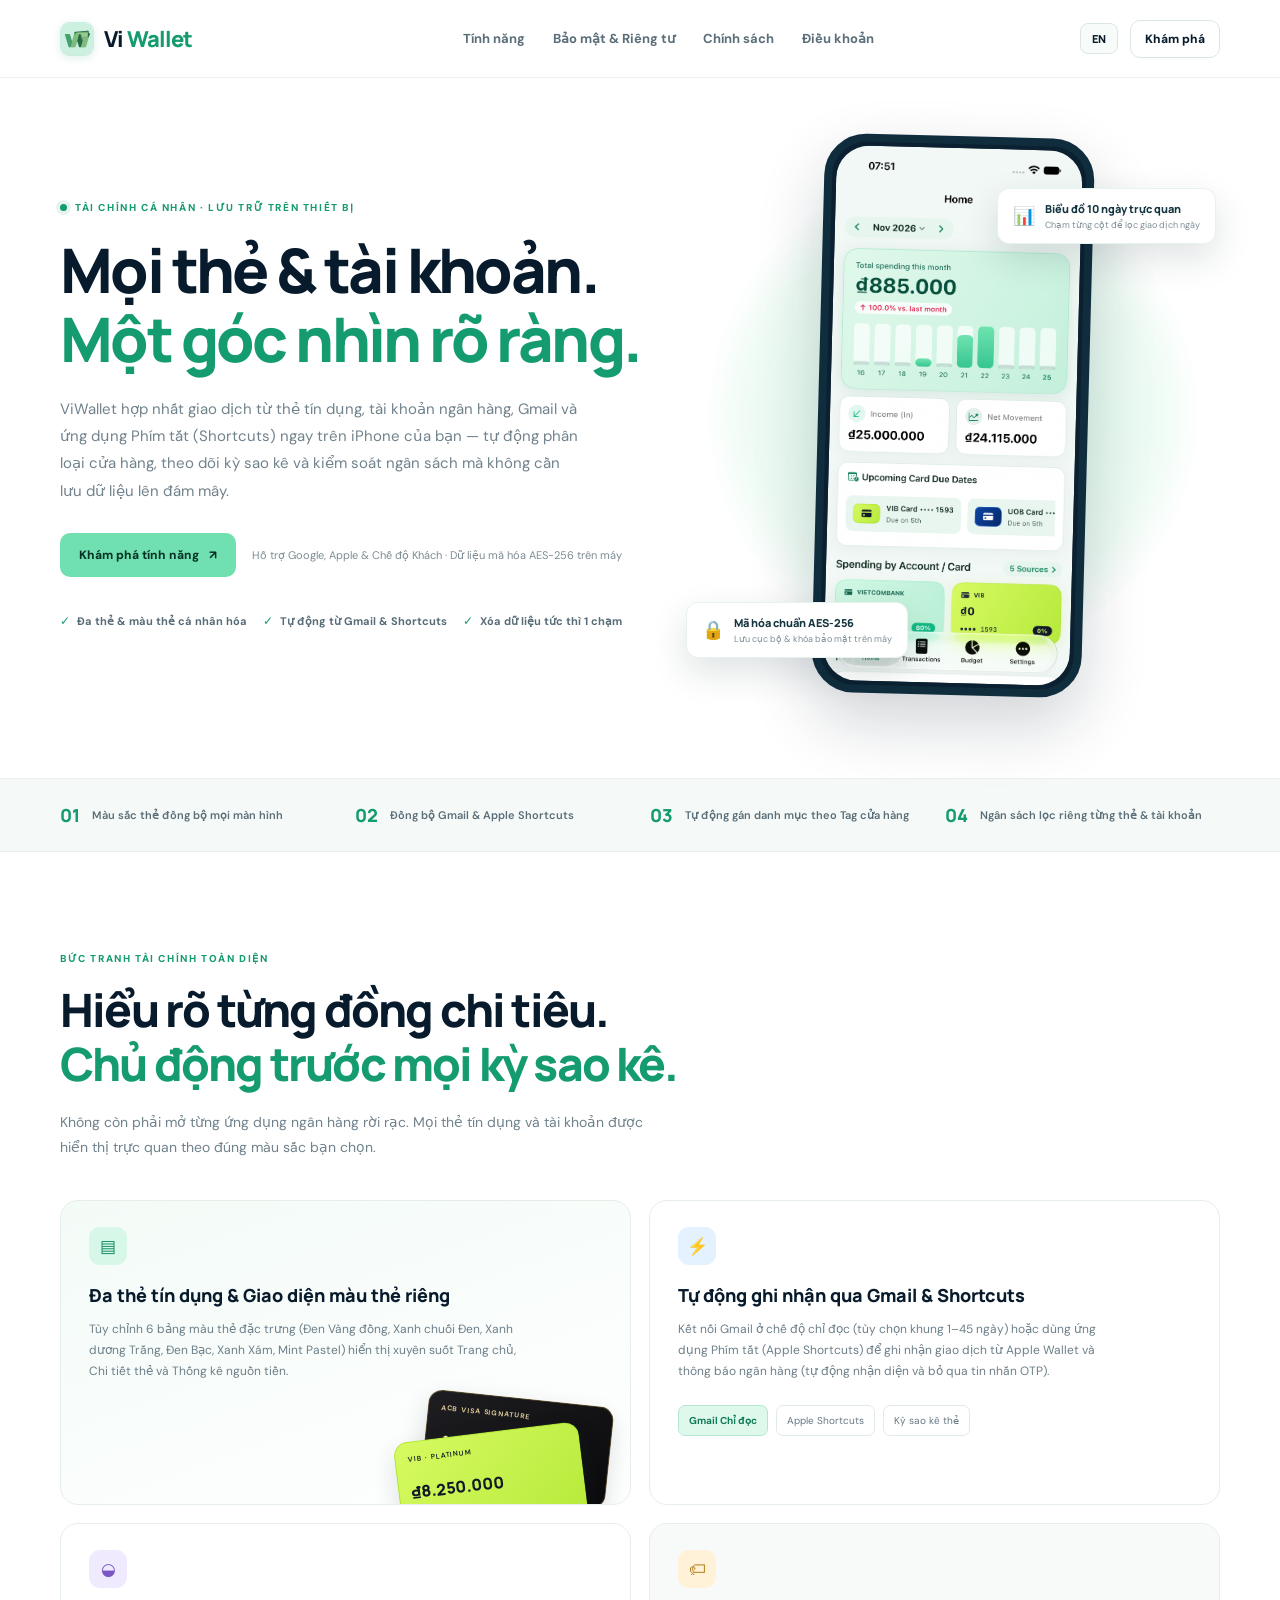
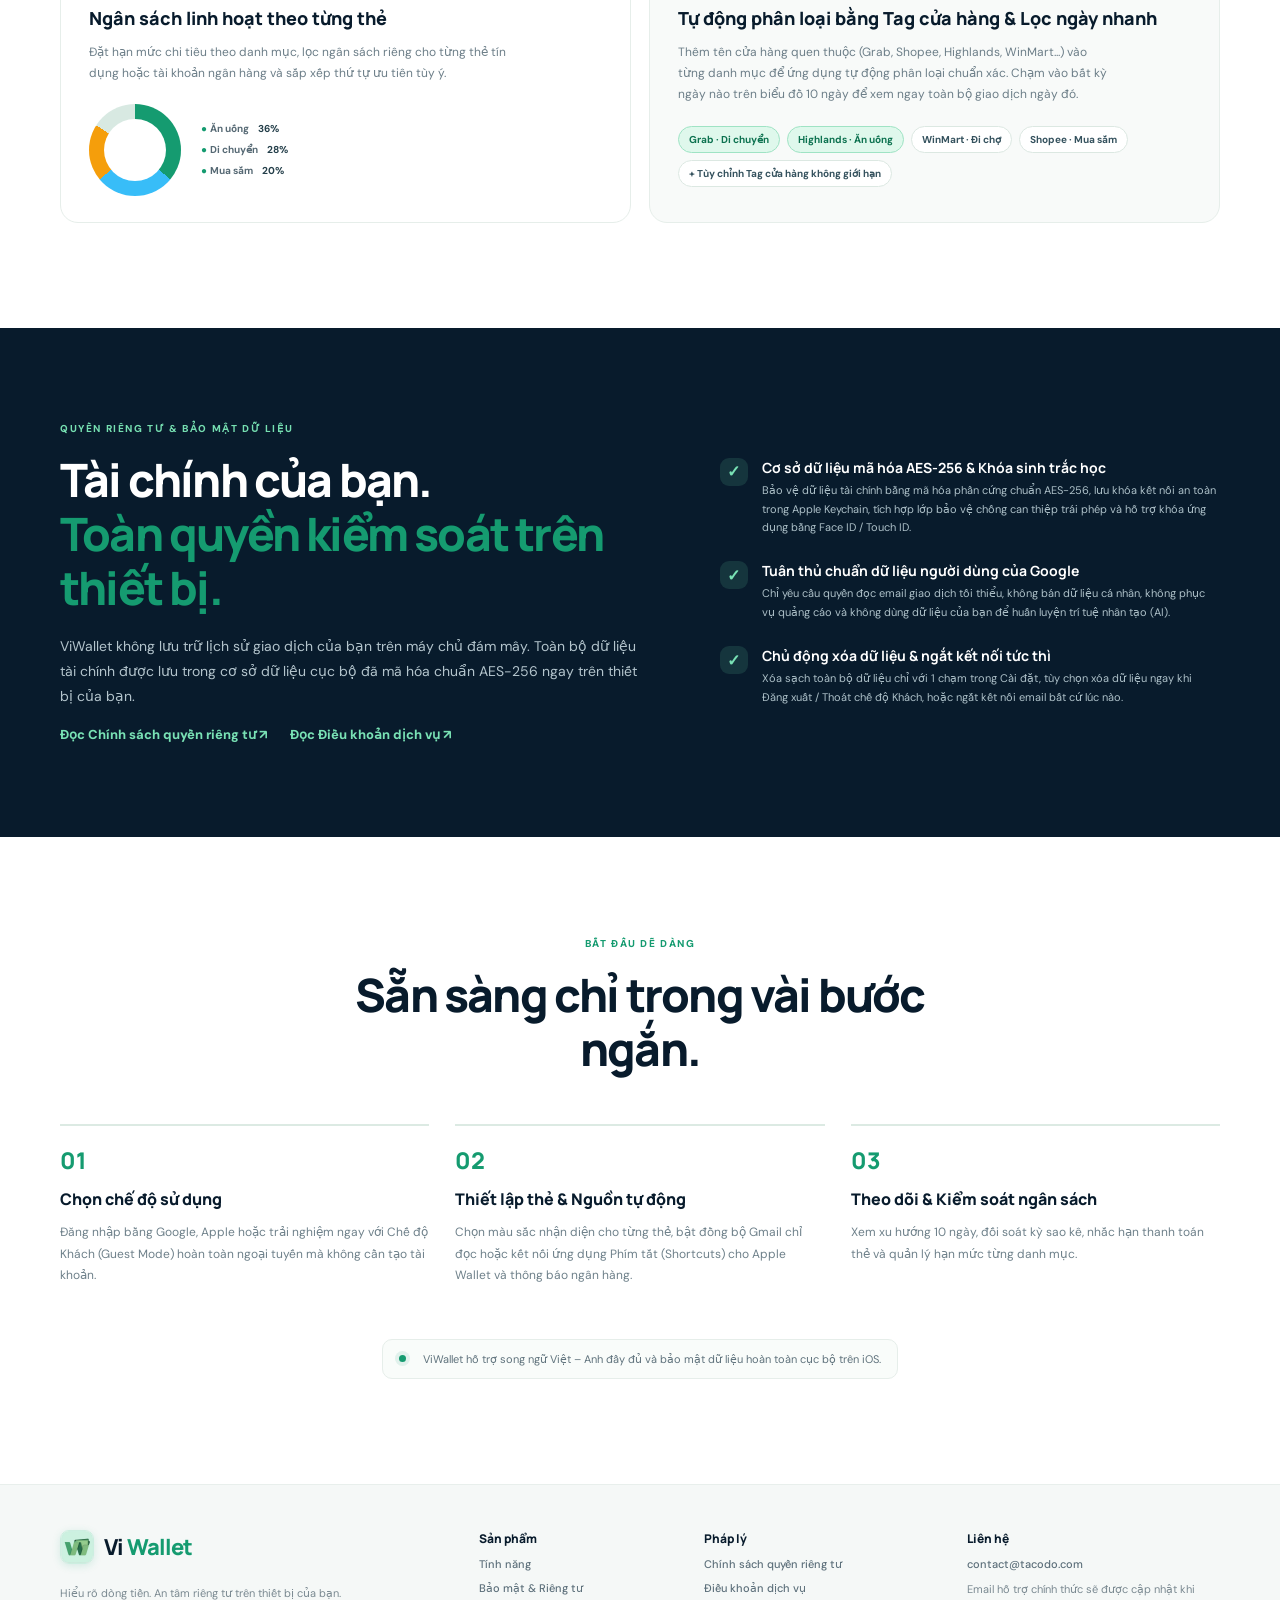
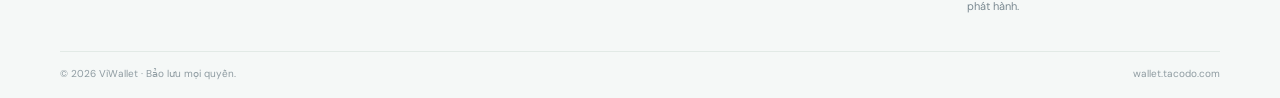
<file: index.html>
<!doctype html>
<html lang="vi">
<head>
  <meta charset="utf-8">
  <meta name="viewport" content="width=device-width,initial-scale=1">
  <meta name="theme-color" content="#081b2c">
  <meta name="description" content="ViWallet hợp nhất giao dịch từ thẻ tín dụng và tài khoản ngân hàng ngay trên thiết bị của bạn. An toàn, riêng tư và rõ ràng.">
  <meta property="og:title" content="ViWallet — Mọi thẻ & tài khoản, một góc nhìn rõ ràng">
  <meta property="og:description" content="Ứng dụng quản lý tài chính cá nhân lưu trữ cục bộ, tự động phân loại chi tiêu từ Gmail và Apple Shortcuts.">
  <meta property="og:image" content="./assets/home.png">
  <title>ViWallet — Quản lý chi tiêu đa thẻ &amp; tài khoản trên thiết bị</title>
  <link rel="icon" type="image/svg+xml" href="./assets/favicon.svg">
  <link rel="icon" type="image/png" href="./assets/logo.png">
  <link rel="apple-touch-icon" href="./assets/logo.png">
  <link rel="preconnect" href="https://fonts.googleapis.com">
  <link href="https://fonts.googleapis.com/css2?family=DM+Sans:wght@400;500;600;700&family=Manrope:wght@500;600;700;800&display=swap" rel="stylesheet">
  <link rel="stylesheet" href="./assets/styles.css">
  <script defer src="./assets/site.js"></script>
</head>
<body data-page="home">
  <header>
    <a class="brand" href="./index.html"><img class="logoimg" src="./assets/logo.png" alt="ViWallet">Vi<span class="green">Wallet</span></a>
    <nav>
      <a href="#features" data-v="nav1">Tính năng</a>
      <a href="#privacy" data-v="nav2">Bảo mật &amp; Riêng tư</a>
      <a href="./privacy.html" data-v="nav3">Chính sách</a>
      <a href="./terms.html" data-v="navTerms">Điều khoản</a>
    </nav>
    <div class="right">
      <button id="lang" type="button" aria-label="Switch language">EN</button>
      <a class="btn small outline" href="#features" data-v="nav4">Khám phá</a>
    </div>
  </header>

  <main>
    <section class="hero wrap">
      <div class="copy">
        <div class="eyebrow"><i></i><span data-v="eyebrow">TÀI CHÍNH CÁ NHÂN · LƯU TRỮ TRÊN THIẾT BỊ</span></div>
        <h1 data-v-html="hero">Mọi thẻ &amp; tài khoản.<br><em>Một góc nhìn rõ ràng.</em></h1>
        <p data-v="lead">ViWallet hợp nhất giao dịch từ thẻ tín dụng, tài khoản ngân hàng, Gmail và ứng dụng Phím tắt (Shortcuts) ngay trên iPhone của bạn — tự động phân loại cửa hàng, theo dõi kỳ sao kê và kiểm soát ngân sách mà không cần lưu dữ liệu lên đám mây.</p>
        <div class="actions">
          <a class="btn primary" href="#features"><span data-v="cta">Khám phá tính năng</span> ↗</a>
          <small data-v="note">Hỗ trợ Google, Apple &amp; Chế độ Khách · Dữ liệu mã hóa AES-256 trên máy</small>
        </div>
        <div class="trust">
          <span>✓ <b data-v="trust1">Đa thẻ &amp; màu thẻ cá nhân hóa</b></span>
          <span>✓ <b data-v="trust2">Tự động từ Gmail &amp; Shortcuts</b></span>
          <span>✓ <b data-v="trust3">Xóa dữ liệu tức thì 1 chạm</b></span>
        </div>
      </div>

      <div class="visual">
        <div class="glow"></div>
        <div class="phone">
          <img class="phoneshot" src="./assets/home.png" alt="ViWallet Home Screen">
        </div>
        <div class="float top">📊 <span><b data-v="floatTop1">Biểu đồ 10 ngày trực quan</b><small data-v="floatTop2">Chạm từng cột để lọc giao dịch ngày</small></span></div>
        <div class="float bottom">🔒 <span><b data-v="float2">Mã hóa chuẩn AES-256</b><small data-v="float3">Lưu cục bộ &amp; khóa bảo mật trên máy</small></span></div>
      </div>
    </section>

    <section class="strip">
      <div><b>01</b><span data-v="strip1">Màu sắc thẻ đồng bộ mọi màn hình</span></div>
      <div><b>02</b><span data-v="strip2">Đồng bộ Gmail &amp; Apple Shortcuts</span></div>
      <div><b>03</b><span data-v="strip3">Tự động gán danh mục theo Tag cửa hàng</span></div>
      <div><b>04</b><span data-v="strip4">Ngân sách lọc riêng từng thẻ &amp; tài khoản</span></div>
    </section>

    <section class="wrap features" id="features">
      <div class="intro">
        <div class="eyebrow" data-v="feye">BỨC TRANH TÀI CHÍNH TOÀN DIỆN</div>
        <h2 data-v-html="ftitle">Hiểu rõ từng đồng chi tiêu.<br><em>Chủ động trước mọi kỳ sao kê.</em></h2>
        <p data-v="flead">Không còn phải mở từng ứng dụng ngân hàng rời rạc. Mọi thẻ tín dụng và tài khoản được hiển thị trực quan theo đúng màu sắc bạn chọn.</p>
      </div>

      <div class="grid">
        <article class="tile big">
          <div class="ico greenbg">▤</div>
          <h3 data-v="f1t">Đa thẻ tín dụng &amp; Giao diện màu thẻ riêng</h3>
          <p data-v="f1p">Tùy chỉnh 6 bảng màu thẻ đặc trưng (Đen Vàng đồng, Xanh chuối Đen, Xanh dương Trắng, Đen Bạc, Xanh Xám, Mint Pastel) hiển thị xuyên suốt Trang chủ, Chi tiết thẻ và Thống kê nguồn tiền.</p>
          <div class="stack">
            <div><small>ACB VISA SIGNATURE</small><b>₫12.600.000</b><small>•••• 0568</small></div>
            <div><small>VIB · PLATINUM</small><b>₫8.250.000</b><small>•••• 1593</small></div>
          </div>
        </article>

        <article class="tile">
          <div class="ico bluebg">⚡</div>
          <h3 data-v="f2t">Tự động ghi nhận qua Gmail &amp; Shortcuts</h3>
          <p data-v="f2p">Kết nối Gmail ở chế độ chỉ đọc (tùy chọn khung 1–45 ngày) hoặc dùng ứng dụng Phím tắt (Apple Shortcuts) để ghi nhận giao dịch từ Apple Wallet và thông báo ngân hàng (tự động nhận diện và bỏ qua tin nhắn OTP).</p>
          <div class="period">
            <b data-v="syncTag1">Gmail Chỉ đọc</b>
            <span data-v="syncTag2">Apple Shortcuts</span>
            <span data-v="syncTag3">Kỳ sao kê thẻ</span>
          </div>
        </article>

        <article class="tile">
          <div class="ico purplebg">◒</div>
          <h3 data-v="f3t">Ngân sách linh hoạt theo từng thẻ</h3>
          <p data-v="f3p">Đặt hạn mức chi tiêu theo danh mục, lọc ngân sách riêng cho từng thẻ tín dụng hoặc tài khoản ngân hàng và sắp xếp thứ tự ưu tiên tùy ý.</p>
          <div class="donutrow">
            <div class="donut"></div>
            <div class="legend">
              <span>● <b data-v="food">Ăn uống</b> <i>36%</i></span>
              <span>● <b data-v="transport">Di chuyển</b> <i>28%</i></span>
              <span>● <b data-v="shopping">Mua sắm</b> <i>20%</i></span>
            </div>
          </div>
        </article>

        <article class="tile wide">
          <div class="ico goldbg">🏷</div>
          <h3 data-v="f4t">Tự động phân loại bằng Tag cửa hàng &amp; Lọc ngày nhanh</h3>
          <p data-v="f4p">Thêm tên cửa hàng quen thuộc (Grab, Shopee, Highlands, WinMart...) vào từng danh mục để ứng dụng tự động phân loại chuẩn xác. Chạm vào bất kỳ ngày nào trên biểu đồ 10 ngày để xem ngay toàn bộ giao dịch ngày đó.</p>
          <div class="tagpills">
            <span class="active" data-v="tag1">Grab · Di chuyển</span>
            <span class="active" data-v="tag2">Highlands · Ăn uống</span>
            <span data-v="tag3">WinMart · Đi chợ</span>
            <span data-v="tag4">Shopee · Mua sắm</span>
            <span data-v="tagHint">+ Tùy chỉnh Tag cửa hàng không giới hạn</span>
          </div>
        </article>
      </div>
    </section>

    <section class="privacy" id="privacy">
      <div class="wrap privacygrid">
        <div>
          <div class="eyebrow light" data-v="peye">QUYỀN RIÊNG TƯ &amp; BẢO MẬT DỮ LIỆU</div>
          <h2 data-v-html="ptitle">Tài chính của bạn.<br><em>Toàn quyền kiểm soát trên thiết bị.</em></h2>
          <p data-v="plead">ViWallet không lưu trữ lịch sử giao dịch của bạn trên máy chủ đám mây. Toàn bộ dữ liệu tài chính được lưu trong cơ sở dữ liệu cục bộ đã mã hóa chuẩn AES-256 ngay trên thiết bị của bạn.</p>
          <div class="privacylinks">
            <a class="textlink" href="./privacy.html" data-v="plink">Đọc Chính sách quyền riêng tư ↗</a>
            <a class="textlink" href="./terms.html" data-v="tlink">Đọc Điều khoản dịch vụ ↗</a>
          </div>
        </div>
        <div class="points">
          <div>
            <i>✓</i>
            <span>
              <b data-v="p1t">Cơ sở dữ liệu mã hóa AES-256 &amp; Khóa sinh trắc học</b>
              <small data-v="p1p">Bảo vệ dữ liệu tài chính bằng mã hóa phần cứng chuẩn AES-256, lưu khóa kết nối an toàn trong Apple Keychain, tích hợp lớp bảo vệ chống can thiệp trái phép và hỗ trợ khóa ứng dụng bằng Face ID / Touch ID.</small>
            </span>
          </div>
          <div>
            <i>✓</i>
            <span>
              <b data-v="p2t">Tuân thủ chuẩn dữ liệu người dùng của Google</b>
              <small data-v="p2p">Chỉ yêu cầu quyền đọc email giao dịch tối thiểu, không bán dữ liệu cá nhân, không phục vụ quảng cáo và không dùng dữ liệu của bạn để huấn luyện trí tuệ nhân tạo (AI).</small>
            </span>
          </div>
          <div>
            <i>✓</i>
            <span>
              <b data-v="p3t">Chủ động xóa dữ liệu &amp; ngắt kết nối tức thì</b>
              <small data-v="p3p">Xóa sạch toàn bộ dữ liệu chỉ với 1 chạm trong Cài đặt, tùy chọn xóa dữ liệu ngay khi Đăng xuất / Thoát chế độ Khách, hoặc ngắt kết nối email bất cứ lúc nào.</small>
            </span>
          </div>
        </div>
      </div>
    </section>

    <section class="wrap how">
      <div class="intro center">
        <div class="eyebrow" data-v="heye">BẮT ĐẦU DỄ DÀNG</div>
        <h2 data-v="htitle">Sẵn sàng chỉ trong vài bước ngắn.</h2>
      </div>
      <div class="steps">
        <div>
          <b>01</b>
          <h3 data-v="s1t">Chọn chế độ sử dụng</h3>
          <p data-v="s1p">Đăng nhập bằng Google, Apple hoặc trải nghiệm ngay với Chế độ Khách (Guest Mode) hoàn toàn ngoại tuyến mà không cần tạo tài khoản.</p>
        </div>
        <div>
          <b>02</b>
          <h3 data-v="s2t">Thiết lập thẻ &amp; Nguồn tự động</h3>
          <p data-v="s2p">Chọn màu sắc nhận diện cho từng thẻ, bật đồng bộ Gmail chỉ đọc hoặc kết nối ứng dụng Phím tắt (Shortcuts) cho Apple Wallet và thông báo ngân hàng.</p>
        </div>
        <div>
          <b>03</b>
          <h3 data-v="s3t">Theo dõi &amp; Kiểm soát ngân sách</h3>
          <p data-v="s3p">Xem xu hướng 10 ngày, đối soát kỳ sao kê, nhắc hạn thanh toán thẻ và quản lý hạn mức từng danh mục.</p>
        </div>
      </div>
      <div class="coming"><i></i><span data-v="coming">ViWallet hỗ trợ song ngữ Việt – Anh đầy đủ và bảo mật dữ liệu hoàn toàn cục bộ trên iOS.</span></div>
    </section>
  </main>

  <footer>
    <div class="wrap foot">
      <div>
        <a class="brand" href="./index.html"><img class="logoimg" src="./assets/logo.png" alt="ViWallet">Vi<span class="green">Wallet</span></a>
        <p data-v="tagline">Hiểu rõ dòng tiền. An tâm riêng tư trên thiết bị của bạn.</p>
      </div>
      <div>
        <b data-v="product">Sản phẩm</b>
        <a href="#features" data-v="nav1">Tính năng</a>
        <a href="#privacy" data-v="nav2">Bảo mật &amp; Riêng tư</a>
      </div>
      <div>
        <b data-v="legal">Pháp lý</b>
        <a href="./privacy.html" data-v="privacy">Chính sách quyền riêng tư</a>
        <a href="./terms.html" data-v="terms">Điều khoản dịch vụ</a>
      </div>
      <div>
        <b data-v="contact">Liên hệ</b>
        <a href="mailto:contact@tacodo.com">contact@tacodo.com</a>
        <small data-v="replace">Email hỗ trợ chính thức sẽ được cập nhật khi phát hành.</small>
      </div>
    </div>
    <div class="wrap footbottom">
      <span>© <span id="year"></span> ViWallet · <span data-v="rights">Bảo lưu mọi quyền.</span></span>
      <span>wallet.tacodo.com</span>
    </div>
  </footer>
</body>
</html>
</file>
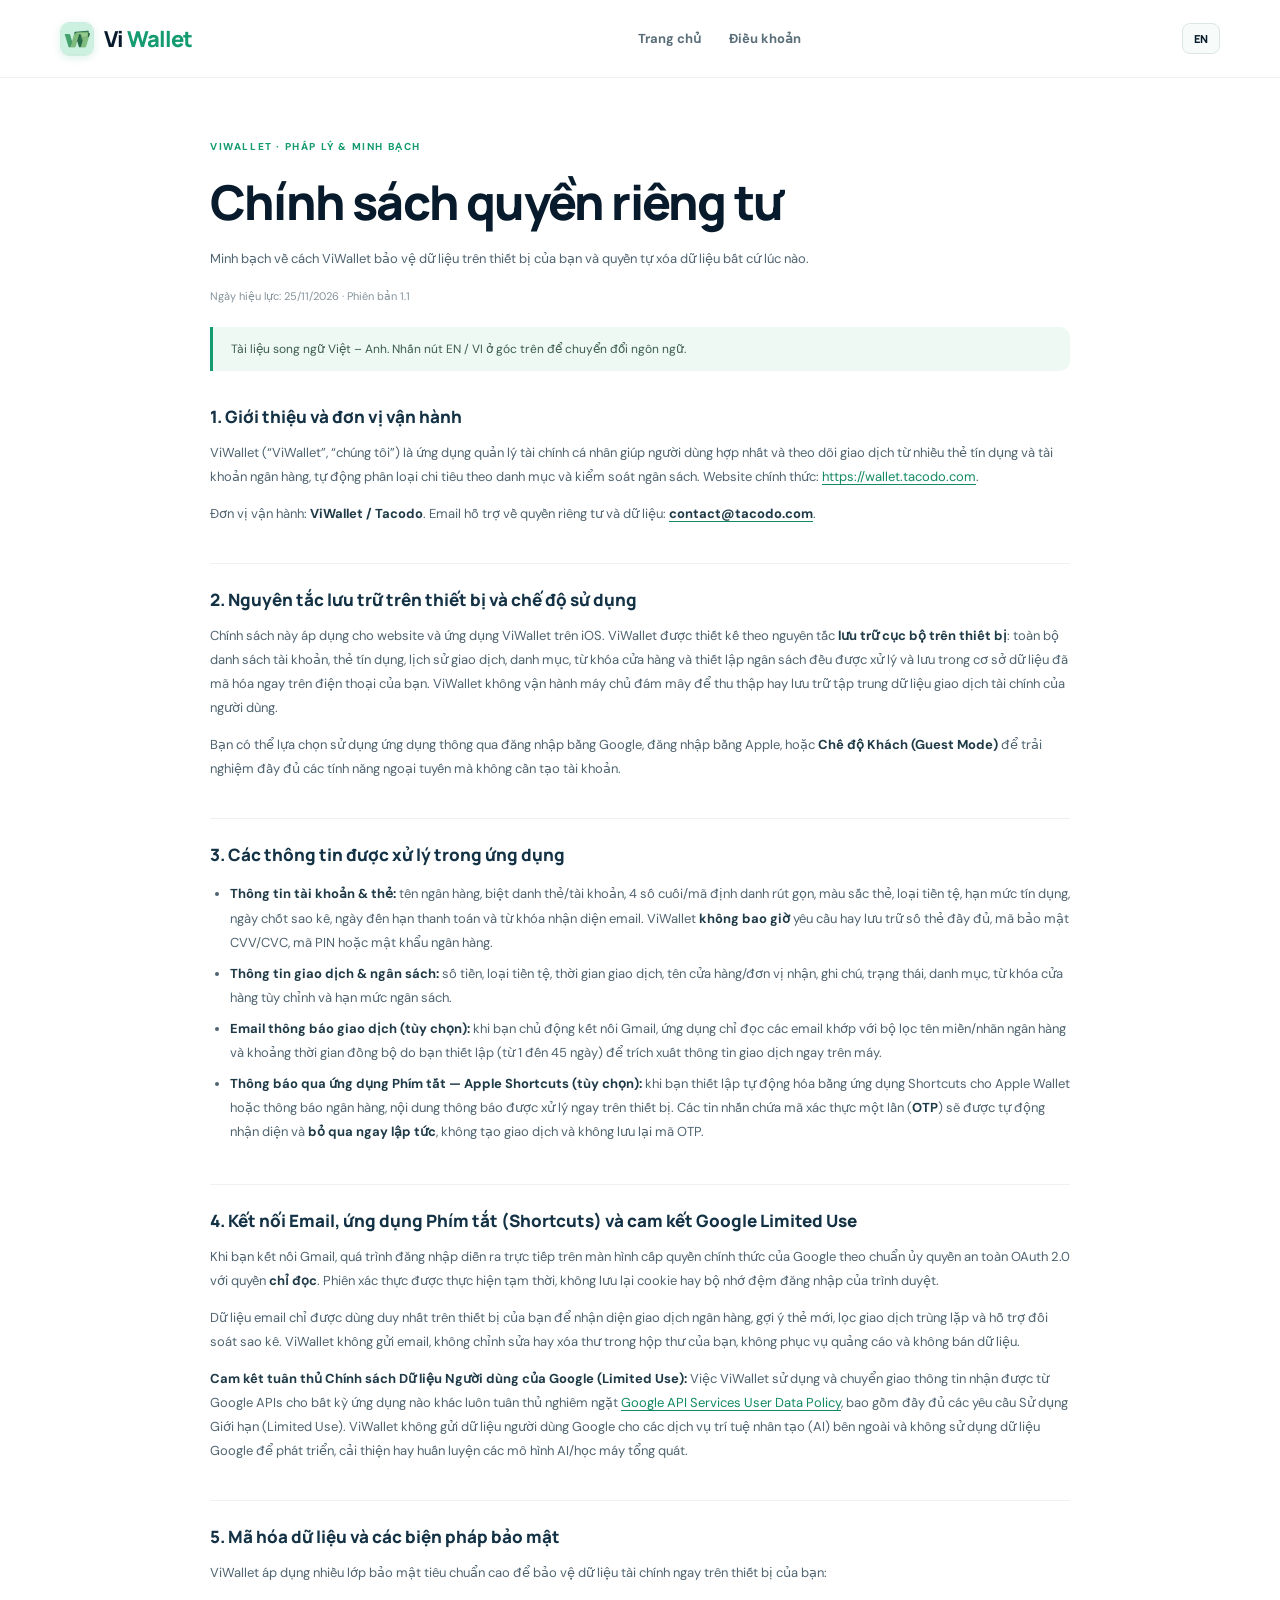
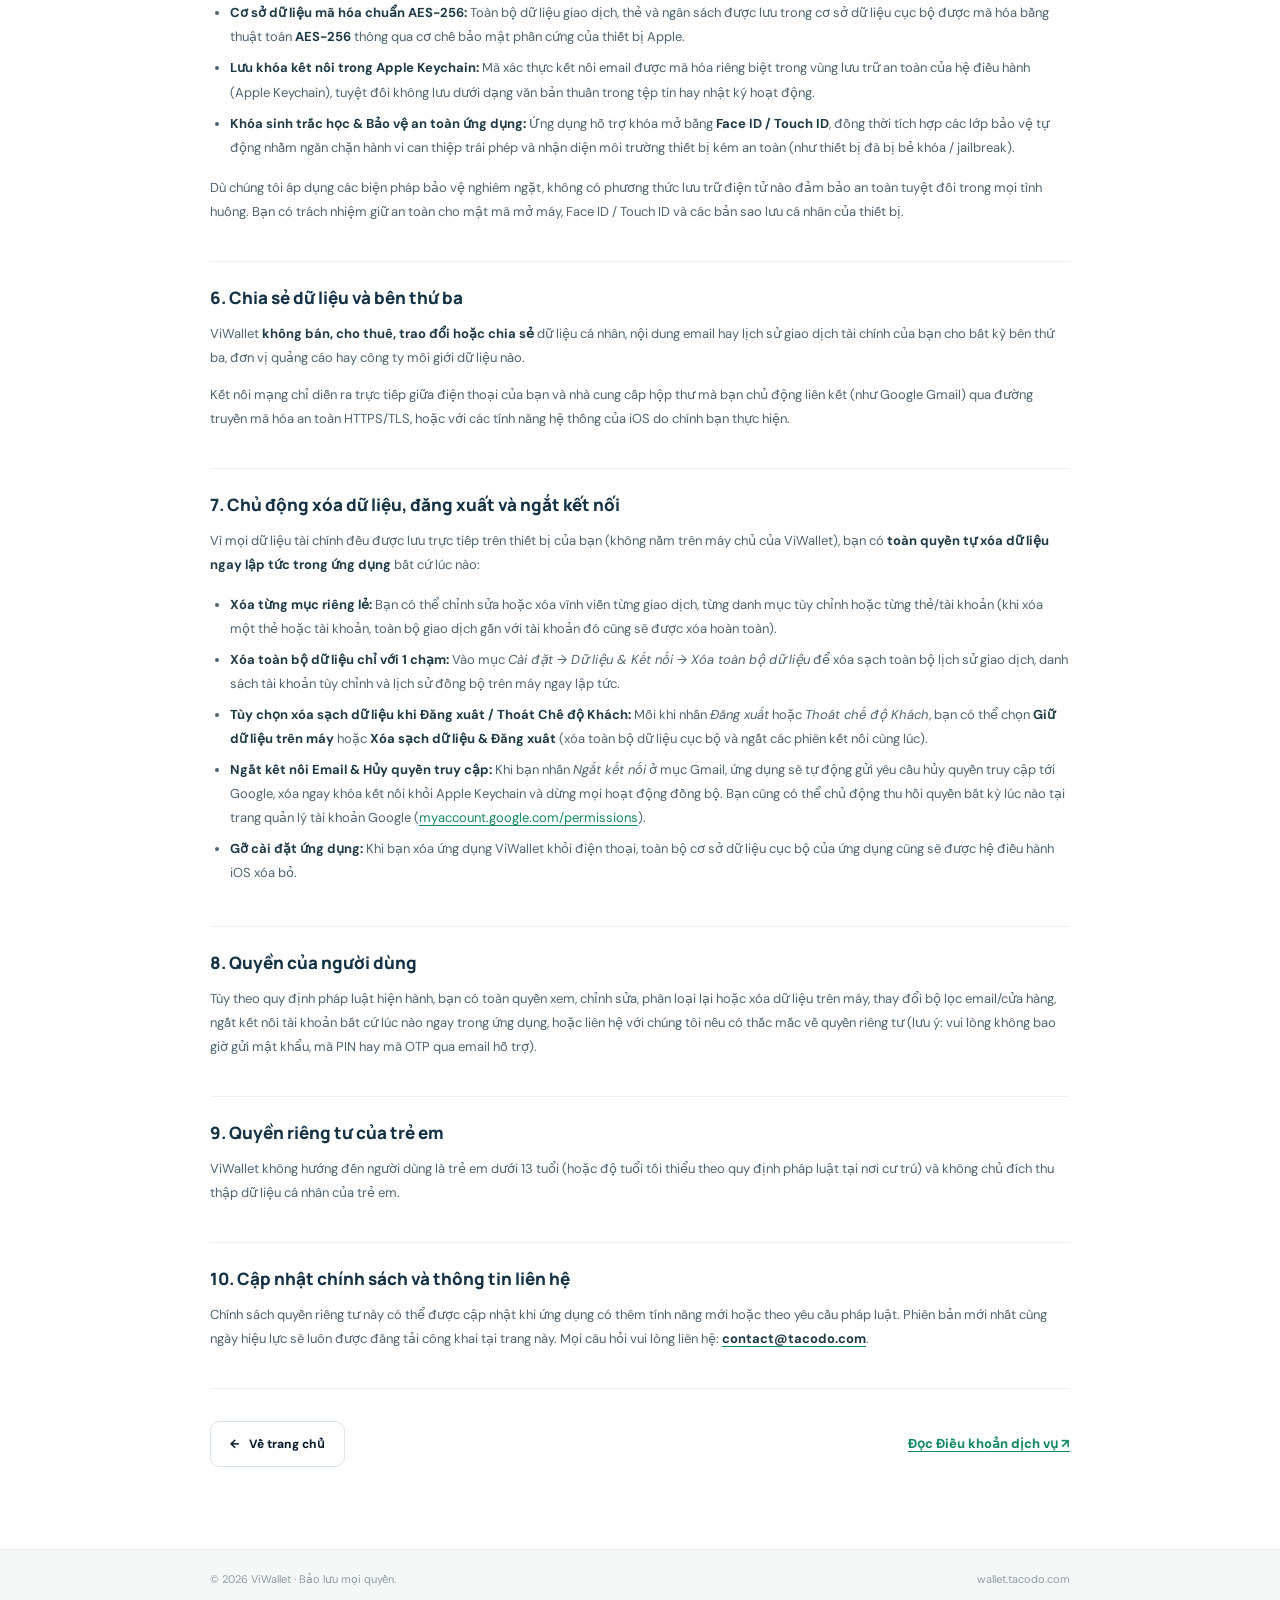
<file: privacy.html>
<!doctype html>
<html lang="vi">
<head>
  <meta charset="utf-8">
  <meta name="viewport" content="width=device-width,initial-scale=1">
  <meta name="theme-color" content="#081b2c">
  <title>Chính sách quyền riêng tư — ViWallet</title>
  <link rel="icon" type="image/svg+xml" href="./assets/favicon.svg">
  <link rel="icon" type="image/png" href="./assets/logo.png">
  <link rel="apple-touch-icon" href="./assets/logo.png">
  <link rel="preconnect" href="https://fonts.googleapis.com">
  <link href="https://fonts.googleapis.com/css2?family=DM+Sans:wght@400;500;600;700&family=Manrope:wght@500;600;700;800&display=swap" rel="stylesheet">
  <link rel="stylesheet" href="./assets/styles.css">
  <script defer src="./assets/site.js"></script>
</head>
<body data-page="privacy">
  <header>
    <a class="brand" href="./index.html"><img class="logoimg" src="./assets/logo.png" alt="ViWallet">Vi<span class="green">Wallet</span></a>
    <nav>
      <a href="./index.html" data-v="navHome">Trang chủ</a>
      <a href="./terms.html" data-v="navTerms">Điều khoản</a>
    </nav>
    <div class="right">
      <button id="lang" type="button" aria-label="Switch language">EN</button>
    </div>
  </header>

  <main class="legal">
    <div class="eyebrow" data-v="legalEyebrow">ViWallet · PHÁP LÝ &amp; MINH BẠCH</div>
    <h1 data-v="privacyTitle">Chính sách quyền riêng tư</h1>
    <p class="sub" data-v="privacySub">Minh bạch về cách ViWallet bảo vệ dữ liệu trên thiết bị của bạn và quyền tự xóa dữ liệu bất cứ lúc nào.</p>
    <div class="meta"><span data-v="effective">Ngày hiệu lực: 25/11/2026</span> · <span data-v="version">Phiên bản 1.1</span></div>
    <div class="notice"><span data-v="bilingual">Tài liệu song ngữ Việt – Anh. Nhấn nút EN / VI ở góc trên để chuyển đổi ngôn ngữ.</span></div>

    <article>
      <section>
        <h2>1. <span data-v="pr1">Giới thiệu và đơn vị vận hành</span></h2>
        <div class="vi">
          <p>ViWallet (“ViWallet”, “chúng tôi”) là ứng dụng quản lý tài chính cá nhân giúp người dùng hợp nhất và theo dõi giao dịch từ nhiều thẻ tín dụng và tài khoản ngân hàng, tự động phân loại chi tiêu theo danh mục và kiểm soát ngân sách. Website chính thức: <a href="https://wallet.tacodo.com">https://wallet.tacodo.com</a>.</p>
          <p>Đơn vị vận hành: <strong>ViWallet / Tacodo</strong>. Email hỗ trợ về quyền riêng tư và dữ liệu: <a href="mailto:contact@tacodo.com"><strong>contact@tacodo.com</strong></a>.</p>
        </div>
        <div class="en" hidden>
          <p>ViWallet (“ViWallet”, “we”, “us”) is a personal finance application that helps users consolidate and track transactions across multiple credit cards and bank accounts, automatically categorize spending, and manage budgets. Official website: <a href="https://wallet.tacodo.com">https://wallet.tacodo.com</a>.</p>
          <p>Operator: <strong>ViWallet / Tacodo</strong>. Privacy and support contact email: <a href="mailto:contact@tacodo.com"><strong>contact@tacodo.com</strong></a>.</p>
        </div>
      </section>

      <section>
        <h2>2. <span data-v="pr2">Nguyên tắc lưu trữ trên thiết bị và chế độ sử dụng</span></h2>
        <div class="vi">
          <p>Chính sách này áp dụng cho website và ứng dụng ViWallet trên iOS. ViWallet được thiết kế theo nguyên tắc <strong>lưu trữ cục bộ trên thiết bị</strong>: toàn bộ danh sách tài khoản, thẻ tín dụng, lịch sử giao dịch, danh mục, từ khóa cửa hàng và thiết lập ngân sách đều được xử lý và lưu trong cơ sở dữ liệu đã mã hóa ngay trên điện thoại của bạn. ViWallet không vận hành máy chủ đám mây để thu thập hay lưu trữ tập trung dữ liệu giao dịch tài chính của người dùng.</p>
          <p>Bạn có thể lựa chọn sử dụng ứng dụng thông qua đăng nhập bằng Google, đăng nhập bằng Apple, hoặc <strong>Chế độ Khách (Guest Mode)</strong> để trải nghiệm đầy đủ các tính năng ngoại tuyến mà không cần tạo tài khoản.</p>
        </div>
        <div class="en" hidden>
          <p>This Policy applies to the ViWallet website and iOS application. ViWallet is designed around <strong>on-device local storage</strong>: all financial accounts, credit cards, transaction history, categories, store tags, and budget settings are processed and stored in an encrypted database directly on your phone. ViWallet does not operate cloud servers to collect or centrally store your financial transactions.</p>
          <p>You can choose to use the app by signing in with Google, signing in with Apple, or using <strong>Guest Mode</strong> for full offline functionality without creating any account.</p>
        </div>
      </section>

      <section>
        <h2>3. <span data-v="pr3">Các thông tin được xử lý trong ứng dụng</span></h2>
        <div class="vi">
          <ul>
            <li><b>Thông tin tài khoản &amp; thẻ:</b> tên ngân hàng, biệt danh thẻ/tài khoản, 4 số cuối/mã định danh rút gọn, màu sắc thẻ, loại tiền tệ, hạn mức tín dụng, ngày chốt sao kê, ngày đến hạn thanh toán và từ khóa nhận diện email. ViWallet <strong>không bao giờ</strong> yêu cầu hay lưu trữ số thẻ đầy đủ, mã bảo mật CVV/CVC, mã PIN hoặc mật khẩu ngân hàng.</li>
            <li><b>Thông tin giao dịch &amp; ngân sách:</b> số tiền, loại tiền tệ, thời gian giao dịch, tên cửa hàng/đơn vị nhận, ghi chú, trạng thái, danh mục, từ khóa cửa hàng tùy chỉnh và hạn mức ngân sách.</li>
            <li><b>Email thông báo giao dịch (tùy chọn):</b> khi bạn chủ động kết nối Gmail, ứng dụng chỉ đọc các email khớp với bộ lọc tên miền/nhãn ngân hàng và khoảng thời gian đồng bộ do bạn thiết lập (từ 1 đến 45 ngày) để trích xuất thông tin giao dịch ngay trên máy.</li>
            <li><b>Thông báo qua ứng dụng Phím tắt — Apple Shortcuts (tùy chọn):</b> khi bạn thiết lập tự động hóa bằng ứng dụng Shortcuts cho Apple Wallet hoặc thông báo ngân hàng, nội dung thông báo được xử lý ngay trên thiết bị. Các tin nhắn chứa mã xác thực một lần (<strong>OTP</strong>) sẽ được tự động nhận diện và <strong>bỏ qua ngay lập tức</strong>, không tạo giao dịch và không lưu lại mã OTP.</li>
          </ul>
        </div>
        <div class="en" hidden>
          <ul>
            <li><b>Account &amp; card details:</b> bank name, card/account nickname, masked last 4 digits, card color theme, currency, credit limit, statement closing/due dates, and email matching keywords. ViWallet <strong>never</strong> asks for or stores full card numbers, CVV/CVC codes, PINs, or banking passwords.</li>
            <li><b>Transaction &amp; budget details:</b> amount, currency, date and time, merchant/payee name, notes, status, category, custom store tags, and budget limits.</li>
            <li><b>Transaction notification emails (optional):</b> when you connect Gmail, the app reads only emails matching your configured bank sender/label filters and lookback window (1 to 45 days) to extract transaction details locally on your device.</li>
            <li><b>Apple Shortcuts notifications (optional):</b> when you set up automations in the Apple Shortcuts app for Apple Wallet or bank notifications, message text is processed directly on your device. Messages containing one-time passwords (<strong>OTP</strong>) are automatically detected and <strong>discarded immediately</strong> without creating transactions or storing OTP codes.</li>
          </ul>
        </div>
      </section>

      <section>
        <h2>4. <span data-v="pr4">Kết nối Email, ứng dụng Phím tắt (Shortcuts) và cam kết Google Limited Use</span></h2>
        <div class="vi">
          <p>Khi bạn kết nối Gmail, quá trình đăng nhập diễn ra trực tiếp trên màn hình cấp quyền chính thức của Google theo chuẩn ủy quyền an toàn OAuth 2.0 với quyền <strong>chỉ đọc</strong>. Phiên xác thực được thực hiện tạm thời, không lưu lại cookie hay bộ nhớ đệm đăng nhập của trình duyệt.</p>
          <p>Dữ liệu email chỉ được dùng duy nhất trên thiết bị của bạn để nhận diện giao dịch ngân hàng, gợi ý thẻ mới, lọc giao dịch trùng lặp và hỗ trợ đối soát sao kê. ViWallet không gửi email, không chỉnh sửa hay xóa thư trong hộp thư của bạn, không phục vụ quảng cáo và không bán dữ liệu.</p>
          <p><b>Cam kết tuân thủ Chính sách Dữ liệu Người dùng của Google (Limited Use):</b> Việc ViWallet sử dụng và chuyển giao thông tin nhận được từ Google APIs cho bất kỳ ứng dụng nào khác luôn tuân thủ nghiêm ngặt <a href="https://developers.google.com/terms/api-services-user-data-policy" target="_blank" rel="noopener">Google API Services User Data Policy</a>, bao gồm đầy đủ các yêu cầu Sử dụng Giới hạn (Limited Use). ViWallet không gửi dữ liệu người dùng Google cho các dịch vụ trí tuệ nhân tạo (AI) bên ngoài và không sử dụng dữ liệu Google để phát triển, cải thiện hay huấn luyện các mô hình AI/học máy tổng quát.</p>
        </div>
        <div class="en" hidden>
          <p>When you connect Gmail, sign-in takes place directly on Google's official consent screen using secure OAuth 2.0 <strong>read-only</strong> authorization. Sign-in sessions are temporary and do not retain browser login cookies or caches.</p>
          <p>Authorized email data is used strictly on your device to identify bank transactions, suggest newly detected cards, prevent duplicates, and reconcile statements. ViWallet never sends emails, edits or deletes your mailbox messages, serves advertisements, or sells data.</p>
          <p><b>Google API Services User Data Policy — Limited Use:</b> ViWallet's use and transfer to any other app of information received from Google APIs strictly adheres to the <a href="https://developers.google.com/terms/api-services-user-data-policy" target="_blank" rel="noopener">Google API Services User Data Policy</a>, including the Limited Use requirements. ViWallet does not send Google user data to external artificial intelligence (AI) services and does not use Google data to develop, improve, or train generalized AI or machine-learning models.</p>
        </div>
      </section>

      <section>
        <h2>5. <span data-v="pr5">Mã hóa dữ liệu và các biện pháp bảo mật</span></h2>
        <div class="vi">
          <p>ViWallet áp dụng nhiều lớp bảo mật tiêu chuẩn cao để bảo vệ dữ liệu tài chính ngay trên thiết bị của bạn:</p>
          <ul>
            <li><b>Cơ sở dữ liệu mã hóa chuẩn AES-256:</b> Toàn bộ dữ liệu giao dịch, thẻ và ngân sách được lưu trong cơ sở dữ liệu cục bộ được mã hóa bằng thuật toán <strong>AES-256</strong> thông qua cơ chế bảo mật phần cứng của thiết bị Apple.</li>
            <li><b>Lưu khóa kết nối trong Apple Keychain:</b> Mã xác thực kết nối email được mã hóa riêng biệt trong vùng lưu trữ an toàn của hệ điều hành (Apple Keychain), tuyệt đối không lưu dưới dạng văn bản thuần trong tệp tin hay nhật ký hoạt động.</li>
            <li><b>Khóa sinh trắc học &amp; Bảo vệ an toàn ứng dụng:</b> Ứng dụng hỗ trợ khóa mở bằng <strong>Face ID / Touch ID</strong>, đồng thời tích hợp các lớp bảo vệ tự động nhằm ngăn chặn hành vi can thiệp trái phép và nhận diện môi trường thiết bị kém an toàn (như thiết bị đã bị bẻ khóa / jailbreak).</li>
          </ul>
          <p>Dù chúng tôi áp dụng các biện pháp bảo vệ nghiêm ngặt, không có phương thức lưu trữ điện tử nào đảm bảo an toàn tuyệt đối trong mọi tình huống. Bạn có trách nhiệm giữ an toàn cho mật mã mở máy, Face ID / Touch ID và các bản sao lưu cá nhân của thiết bị.</p>
        </div>
        <div class="en" hidden>
          <p>ViWallet applies multiple layers of security to protect your financial records on your device:</p>
          <ul>
            <li><b>AES-256 Encrypted Local Database:</b> All transactions, cards, and budgets are stored inside an on-device database protected by hardware-backed <strong>AES-256</strong> encryption on Apple devices.</li>
            <li><b>Secure Apple Keychain Storage:</b> Email connection tokens are encrypted separately inside the operating system's secure credential vault (Apple Keychain) and are never stored in plain text or activity logs.</li>
            <li><b>Biometric Lock &amp; Application Safeguards:</b> The app supports <strong>Face ID / Touch ID</strong> app lock alongside built-in safeguards designed to prevent unauthorized tampering and detect compromised (jailbroken) device environments.</li>
          </ul>
          <p>While we implement strong on-device safeguards, no electronic storage method is completely immune to risk. You are responsible for protecting your device passcode, biometric settings, and personal device backups.</p>
        </div>
      </section>

      <section>
        <h2>6. <span data-v="pr6">Chia sẻ dữ liệu và bên thứ ba</span></h2>
        <div class="vi">
          <p>ViWallet <strong>không bán, cho thuê, trao đổi hoặc chia sẻ</strong> dữ liệu cá nhân, nội dung email hay lịch sử giao dịch tài chính của bạn cho bất kỳ bên thứ ba, đơn vị quảng cáo hay công ty môi giới dữ liệu nào.</p>
          <p>Kết nối mạng chỉ diễn ra trực tiếp giữa điện thoại của bạn và nhà cung cấp hộp thư mà bạn chủ động liên kết (như Google Gmail) qua đường truyền mã hóa an toàn HTTPS/TLS, hoặc với các tính năng hệ thống của iOS do chính bạn thực hiện.</p>
        </div>
        <div class="en" hidden>
          <p>ViWallet <strong>does not sell, rent, trade, or share</strong> your personal information, email content, or financial transaction history with any third parties, advertisers, or data brokers.</p>
          <p>Network connections take place directly between your phone and the email provider you explicitly link (such as Google Gmail) over encrypted HTTPS/TLS connections, or with iOS system features initiated by you.</p>
        </div>
      </section>

      <section>
        <h2>7. <span data-v="pr7">Chủ động xóa dữ liệu, đăng xuất và ngắt kết nối</span></h2>
        <div class="vi">
          <p>Vì mọi dữ liệu tài chính đều được lưu trực tiếp trên thiết bị của bạn (không nằm trên máy chủ của ViWallet), bạn có <strong>toàn quyền tự xóa dữ liệu ngay lập tức trong ứng dụng</strong> bất cứ lúc nào:</p>
          <ul>
            <li><b>Xóa từng mục riêng lẻ:</b> Bạn có thể chỉnh sửa hoặc xóa vĩnh viễn từng giao dịch, từng danh mục tùy chỉnh hoặc từng thẻ/tài khoản (khi xóa một thẻ hoặc tài khoản, toàn bộ giao dịch gắn với tài khoản đó cũng sẽ được xóa hoàn toàn).</li>
            <li><b>Xóa toàn bộ dữ liệu chỉ với 1 chạm:</b> Vào mục <em>Cài đặt → Dữ liệu &amp; Kết nối → Xóa toàn bộ dữ liệu</em> để xóa sạch toàn bộ lịch sử giao dịch, danh sách tài khoản tùy chỉnh và lịch sử đồng bộ trên máy ngay lập tức.</li>
            <li><b>Tùy chọn xóa sạch dữ liệu khi Đăng xuất / Thoát Chế độ Khách:</b> Mỗi khi nhấn <em>Đăng xuất</em> hoặc <em>Thoát chế độ Khách</em>, bạn có thể chọn <strong>Giữ dữ liệu trên máy</strong> hoặc <strong>Xóa sạch dữ liệu &amp; Đăng xuất</strong> (xóa toàn bộ dữ liệu cục bộ và ngắt các phiên kết nối cùng lúc).</li>
            <li><b>Ngắt kết nối Email &amp; Hủy quyền truy cập:</b> Khi bạn nhấn <em>Ngắt kết nối</em> ở mục Gmail, ứng dụng sẽ tự động gửi yêu cầu hủy quyền truy cập tới Google, xóa ngay khóa kết nối khỏi Apple Keychain và dừng mọi hoạt động đồng bộ. Bạn cũng có thể chủ động thu hồi quyền bất kỳ lúc nào tại trang quản lý tài khoản Google (<a href="https://myaccount.google.com/permissions" target="_blank" rel="noopener">myaccount.google.com/permissions</a>).</li>
            <li><b>Gỡ cài đặt ứng dụng:</b> Khi bạn xóa ứng dụng ViWallet khỏi điện thoại, toàn bộ cơ sở dữ liệu cục bộ của ứng dụng cũng sẽ được hệ điều hành iOS xóa bỏ.</li>
          </ul>
        </div>
        <div class="en" hidden>
          <p>Because all financial data lives directly on your device (never on ViWallet servers), you have <strong>full, immediate self-service control to delete your data inside the app</strong> at any time:</p>
          <ul>
            <li><b>Delete individual items:</b> Edit or permanently delete any single transaction, custom category, or card/account (deleting an account also removes all transactions linked to that account).</li>
            <li><b>One-tap Clear All Data:</b> Go to <em>Settings → Data &amp; Connection → Clear All Data</em> to permanently erase all local transactions, custom accounts, and sync history right away.</li>
            <li><b>Wipe Data when Signing Out or Leaving Guest Mode:</b> Whenever you tap <em>Sign Out</em> or <em>Exit Guest Mode</em>, you can choose either <strong>Keep Local Data</strong> or <strong>Wipe All Data &amp; Sign Out</strong> (which erases all local records and disconnects active accounts at the same time).</li>
            <li><b>Disconnect Email &amp; Revoke Access:</b> Tapping <em>Disconnect</em> under Gmail automatically revokes access with Google, removes stored credentials from Apple Keychain immediately, and stops future syncing. You can also revoke access anytime from your Google Account permissions page (<a href="https://myaccount.google.com/permissions" target="_blank" rel="noopener">myaccount.google.com/permissions</a>).</li>
            <li><b>Uninstall the app:</b> Deleting the ViWallet app from your iPhone removes its local encrypted database in accordance with standard iOS behavior.</li>
          </ul>
        </div>
      </section>

      <section>
        <h2>8. <span data-v="pr8">Quyền của người dùng</span></h2>
        <div class="vi">
          <p>Tùy theo quy định pháp luật hiện hành, bạn có toàn quyền xem, chỉnh sửa, phân loại lại hoặc xóa dữ liệu trên máy, thay đổi bộ lọc email/cửa hàng, ngắt kết nối tài khoản bất cứ lúc nào ngay trong ứng dụng, hoặc liên hệ với chúng tôi nếu có thắc mắc về quyền riêng tư (lưu ý: vui lòng không bao giờ gửi mật khẩu, mã PIN hay mã OTP qua email hỗ trợ).</p>
        </div>
        <div class="en" hidden>
          <p>Subject to applicable law, you have full control to view, edit, recategorize, or erase your on-device data, adjust email and store matching filters, disconnect linked accounts at any time in the app, or reach out to us with privacy questions (please never send passwords, PINs, or OTP codes in support emails).</p>
        </div>
      </section>

      <section>
        <h2>9. <span data-v="pr9">Quyền riêng tư của trẻ em</span></h2>
        <div class="vi">
          <p>ViWallet không hướng đến người dùng là trẻ em dưới 13 tuổi (hoặc độ tuổi tối thiểu theo quy định pháp luật tại nơi cư trú) và không chủ đích thu thập dữ liệu cá nhân của trẻ em.</p>
        </div>
        <div class="en" hidden>
          <p>ViWallet is not intended for children under 13 (or the minimum age required by local law) and does not knowingly collect personal information from children.</p>
        </div>
      </section>

      <section>
        <h2>10. <span data-v="pr10">Cập nhật chính sách và thông tin liên hệ</span></h2>
        <div class="vi">
          <p>Chính sách quyền riêng tư này có thể được cập nhật khi ứng dụng có thêm tính năng mới hoặc theo yêu cầu pháp luật. Phiên bản mới nhất cùng ngày hiệu lực sẽ luôn được đăng tải công khai tại trang này. Mọi câu hỏi vui lòng liên hệ: <a href="mailto:contact@tacodo.com"><b>contact@tacodo.com</b></a>.</p>
        </div>
        <div class="en" hidden>
          <p>This Privacy Policy may be updated when new features are introduced or legal requirements change. The latest version and effective date will always be published on this page. For questions, please contact: <a href="mailto:contact@tacodo.com"><b>contact@tacodo.com</b></a>.</p>
        </div>
      </section>
    </article>

    <div class="legalactions">
      <a class="btn outline" href="./index.html">← <span data-v="back">Về trang chủ</span></a>
      <a class="textlink" href="./terms.html" data-v="readTerms">Đọc Điều khoản dịch vụ ↗</a>
    </div>
  </main>

  <footer class="legalfoot">
    <span>© <span id="year"></span> ViWallet · <span data-v="rights">Bảo lưu mọi quyền.</span></span>
    <span>wallet.tacodo.com</span>
  </footer>
</body>
</html>
</file>
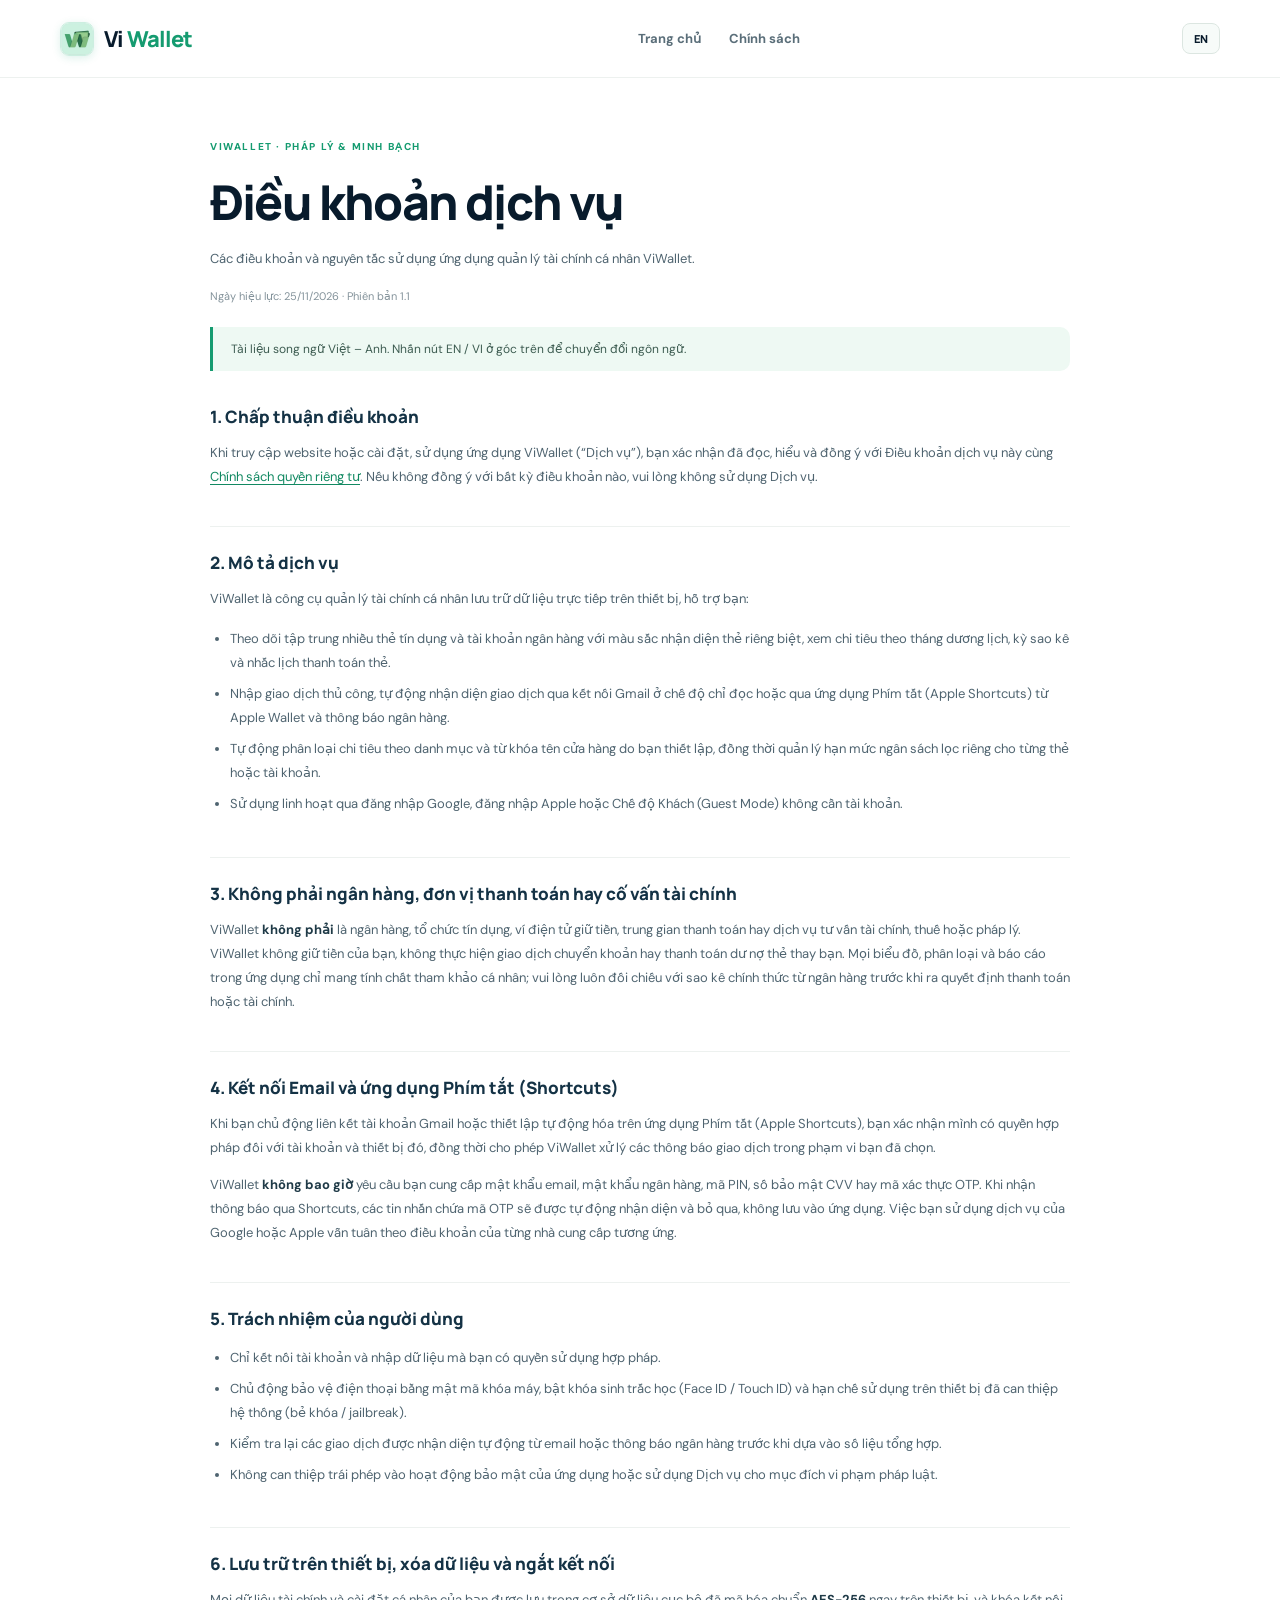
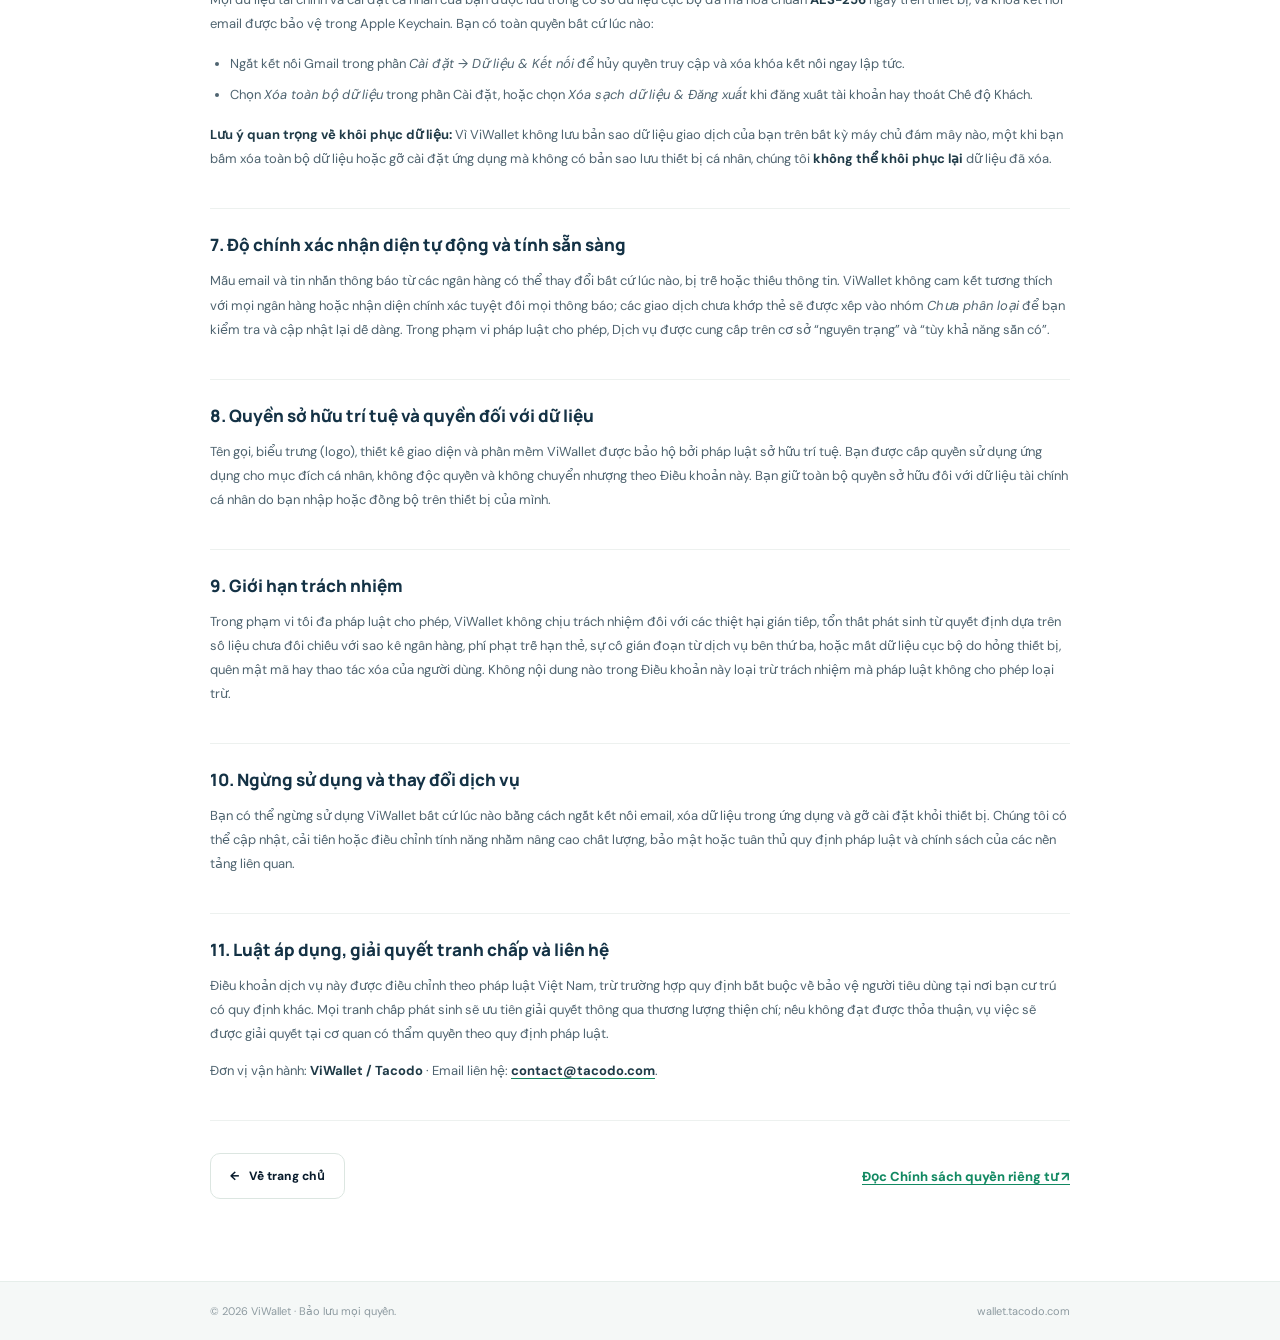
<file: terms.html>
<!doctype html>
<html lang="vi">
<head>
  <meta charset="utf-8">
  <meta name="viewport" content="width=device-width,initial-scale=1">
  <meta name="theme-color" content="#081b2c">
  <title>Điều khoản dịch vụ — ViWallet</title>
  <link rel="icon" type="image/svg+xml" href="./assets/favicon.svg">
  <link rel="icon" type="image/png" href="./assets/logo.png">
  <link rel="apple-touch-icon" href="./assets/logo.png">
  <link rel="preconnect" href="https://fonts.googleapis.com">
  <link href="https://fonts.googleapis.com/css2?family=DM+Sans:wght@400;500;600;700&family=Manrope:wght@500;600;700;800&display=swap" rel="stylesheet">
  <link rel="stylesheet" href="./assets/styles.css">
  <script defer src="./assets/site.js"></script>
</head>
<body data-page="terms">
  <header>
    <a class="brand" href="./index.html"><img class="logoimg" src="./assets/logo.png" alt="ViWallet">Vi<span class="green">Wallet</span></a>
    <nav>
      <a href="./index.html" data-v="navHome">Trang chủ</a>
      <a href="./privacy.html" data-v="nav3">Chính sách</a>
    </nav>
    <div class="right">
      <button id="lang" type="button" aria-label="Switch language">EN</button>
    </div>
  </header>

  <main class="legal">
    <div class="eyebrow" data-v="legalEyebrow">ViWallet · PHÁP LÝ &amp; MINH BẠCH</div>
    <h1 data-v="termsTitle">Điều khoản dịch vụ</h1>
    <p class="sub" data-v="termsSub">Các điều khoản và nguyên tắc sử dụng ứng dụng quản lý tài chính cá nhân ViWallet.</p>
    <div class="meta"><span data-v="effective">Ngày hiệu lực: 25/11/2026</span> · <span data-v="version">Phiên bản 1.1</span></div>
    <div class="notice"><span data-v="bilingual">Tài liệu song ngữ Việt – Anh. Nhấn nút EN / VI ở góc trên để chuyển đổi ngôn ngữ.</span></div>

    <article>
      <section>
        <h2>1. <span data-v="t1">Chấp thuận điều khoản</span></h2>
        <div class="vi">
          <p>Khi truy cập website hoặc cài đặt, sử dụng ứng dụng ViWallet (“Dịch vụ”), bạn xác nhận đã đọc, hiểu và đồng ý với Điều khoản dịch vụ này cùng <a href="./privacy.html">Chính sách quyền riêng tư</a>. Nếu không đồng ý với bất kỳ điều khoản nào, vui lòng không sử dụng Dịch vụ.</p>
        </div>
        <div class="en" hidden>
          <p>By accessing the website or installing and using the ViWallet application (the “Service”), you confirm that you have read, understood, and agree to these Terms of Service and our <a href="./privacy.html">Privacy Policy</a>. If you do not agree, please do not use the Service.</p>
        </div>
      </section>

      <section>
        <h2>2. <span data-v="t2">Mô tả dịch vụ</span></h2>
        <div class="vi">
          <p>ViWallet là công cụ quản lý tài chính cá nhân lưu trữ dữ liệu trực tiếp trên thiết bị, hỗ trợ bạn:</p>
          <ul>
            <li>Theo dõi tập trung nhiều thẻ tín dụng và tài khoản ngân hàng với màu sắc nhận diện thẻ riêng biệt, xem chi tiêu theo tháng dương lịch, kỳ sao kê và nhắc lịch thanh toán thẻ.</li>
            <li>Nhập giao dịch thủ công, tự động nhận diện giao dịch qua kết nối Gmail ở chế độ chỉ đọc hoặc qua ứng dụng Phím tắt (Apple Shortcuts) từ Apple Wallet và thông báo ngân hàng.</li>
            <li>Tự động phân loại chi tiêu theo danh mục và từ khóa tên cửa hàng do bạn thiết lập, đồng thời quản lý hạn mức ngân sách lọc riêng cho từng thẻ hoặc tài khoản.</li>
            <li>Sử dụng linh hoạt qua đăng nhập Google, đăng nhập Apple hoặc Chế độ Khách (Guest Mode) không cần tài khoản.</li>
          </ul>
        </div>
        <div class="en" hidden>
          <p>ViWallet is an on-device personal finance tool designed to help you:</p>
          <ul>
            <li>Consolidate multiple credit cards and bank accounts with custom card color themes, view spending by calendar month or statement cycle, and track upcoming due dates.</li>
            <li>Enter transactions manually, or automatically capture them via read-only Gmail sync or the Apple Shortcuts app from Apple Wallet and bank notifications.</li>
            <li>Automatically categorize spending using customizable categories and store tags, and manage budgets filtered by individual card or account.</li>
            <li>Use the app flexibly via Sign in with Google, Sign in with Apple, or offline Guest Mode without an account.</li>
          </ul>
        </div>
      </section>

      <section>
        <h2>3. <span data-v="t3">Không phải ngân hàng, đơn vị thanh toán hay cố vấn tài chính</span></h2>
        <div class="vi">
          <p>ViWallet <strong>không phải</strong> là ngân hàng, tổ chức tín dụng, ví điện tử giữ tiền, trung gian thanh toán hay dịch vụ tư vấn tài chính, thuế hoặc pháp lý. ViWallet không giữ tiền của bạn, không thực hiện giao dịch chuyển khoản hay thanh toán dư nợ thẻ thay bạn. Mọi biểu đồ, phân loại và báo cáo trong ứng dụng chỉ mang tính chất tham khảo cá nhân; vui lòng luôn đối chiếu với sao kê chính thức từ ngân hàng trước khi ra quyết định thanh toán hoặc tài chính.</p>
        </div>
        <div class="en" hidden>
          <p>ViWallet is <strong>not</strong> a bank, credit institution, custodial wallet, payment service, or financial, tax, or legal adviser. ViWallet never holds funds, initiates transfers, or pays credit card bills on your behalf. All charts, categories, and summaries are provided for personal reference only; always verify figures against your bank's official statements before making payment or financial decisions.</p>
        </div>
      </section>

      <section>
        <h2>4. <span data-v="t4">Kết nối Email và ứng dụng Phím tắt (Shortcuts)</span></h2>
        <div class="vi">
          <p>Khi bạn chủ động liên kết tài khoản Gmail hoặc thiết lập tự động hóa trên ứng dụng Phím tắt (Apple Shortcuts), bạn xác nhận mình có quyền hợp pháp đối với tài khoản và thiết bị đó, đồng thời cho phép ViWallet xử lý các thông báo giao dịch trong phạm vi bạn đã chọn.</p>
          <p>ViWallet <strong>không bao giờ</strong> yêu cầu bạn cung cấp mật khẩu email, mật khẩu ngân hàng, mã PIN, số bảo mật CVV hay mã xác thực OTP. Khi nhận thông báo qua Shortcuts, các tin nhắn chứa mã OTP sẽ được tự động nhận diện và bỏ qua, không lưu vào ứng dụng. Việc bạn sử dụng dịch vụ của Google hoặc Apple vẫn tuân theo điều khoản của từng nhà cung cấp tương ứng.</p>
        </div>
        <div class="en" hidden>
          <p>When you choose to link your Gmail account or set up automations in the Apple Shortcuts app, you confirm that you are authorized to use that account and device, and grant ViWallet permission to process transaction notifications within your selected settings.</p>
          <p>ViWallet <strong>never</strong> asks for your email password, online banking password, PIN, CVV, or OTP codes. When processing notifications via Shortcuts, OTP messages are automatically ignored and never saved. Your use of Google or Apple services remains subject to their respective terms.</p>
        </div>
      </section>

      <section>
        <h2>5. <span data-v="t5">Trách nhiệm của người dùng</span></h2>
        <div class="vi">
          <ul>
            <li>Chỉ kết nối tài khoản và nhập dữ liệu mà bạn có quyền sử dụng hợp pháp.</li>
            <li>Chủ động bảo vệ điện thoại bằng mật mã khóa máy, bật khóa sinh trắc học (Face ID / Touch ID) và hạn chế sử dụng trên thiết bị đã can thiệp hệ thống (bẻ khóa / jailbreak).</li>
            <li>Kiểm tra lại các giao dịch được nhận diện tự động từ email hoặc thông báo ngân hàng trước khi dựa vào số liệu tổng hợp.</li>
            <li>Không can thiệp trái phép vào hoạt động bảo mật của ứng dụng hoặc sử dụng Dịch vụ cho mục đích vi phạm pháp luật.</li>
          </ul>
        </div>
        <div class="en" hidden>
          <ul>
            <li>Connect only accounts and enter data that you are lawfully authorized to use.</li>
            <li>Keep your phone secure with a device passcode, enable biometric lock (Face ID / Touch ID), and avoid using modified (jailbroken) devices.</li>
            <li>Review automatically recognized transactions from emails or notifications before relying on summary totals.</li>
            <li>Do not tamper with the app's security mechanisms or use the Service for unlawful purposes.</li>
          </ul>
        </div>
      </section>

      <section>
        <h2>6. <span data-v="t6">Lưu trữ trên thiết bị, xóa dữ liệu và ngắt kết nối</span></h2>
        <div class="vi">
          <p>Mọi dữ liệu tài chính và cài đặt cá nhân của bạn được lưu trong cơ sở dữ liệu cục bộ đã mã hóa chuẩn <strong>AES-256</strong> ngay trên thiết bị, và khóa kết nối email được bảo vệ trong Apple Keychain. Bạn có toàn quyền bất cứ lúc nào:</p>
          <ul>
            <li>Ngắt kết nối Gmail trong phần <em>Cài đặt → Dữ liệu &amp; Kết nối</em> để hủy quyền truy cập và xóa khóa kết nối ngay lập tức.</li>
            <li>Chọn <em>Xóa toàn bộ dữ liệu</em> trong phần Cài đặt, hoặc chọn <em>Xóa sạch dữ liệu &amp; Đăng xuất</em> khi đăng xuất tài khoản hay thoát Chế độ Khách.</li>
          </ul>
          <p><b>Lưu ý quan trọng về khôi phục dữ liệu:</b> Vì ViWallet không lưu bản sao dữ liệu giao dịch của bạn trên bất kỳ máy chủ đám mây nào, một khi bạn bấm xóa toàn bộ dữ liệu hoặc gỡ cài đặt ứng dụng mà không có bản sao lưu thiết bị cá nhân, chúng tôi <strong>không thể khôi phục lại</strong> dữ liệu đã xóa.</p>
        </div>
        <div class="en" hidden>
          <p>All of your financial records and personal preferences are stored in an <strong>AES-256</strong> encrypted local database on your device, with email connection credentials protected in Apple Keychain. At any time, you can:</p>
          <ul>
            <li>Disconnect Gmail in <em>Settings → Data &amp; Connection</em> to revoke access and remove stored credentials immediately.</li>
            <li>Tap <em>Clear All Data</em> in Settings, or choose <em>Wipe All Data &amp; Sign Out</em> when signing out or leaving Guest Mode.</li>
          </ul>
          <p><b>Important note on data recovery:</b> Because ViWallet keeps zero cloud copies of your financial database, once you erase all data or uninstall the app without your own personal device backup, we <strong>cannot recover</strong> deleted records.</p>
        </div>
      </section>

      <section>
        <h2>7. <span data-v="t7">Độ chính xác nhận diện tự động và tính sẵn sàng</span></h2>
        <div class="vi">
          <p>Mẫu email và tin nhắn thông báo từ các ngân hàng có thể thay đổi bất cứ lúc nào, bị trễ hoặc thiếu thông tin. ViWallet không cam kết tương thích với mọi ngân hàng hoặc nhận diện chính xác tuyệt đối mọi thông báo; các giao dịch chưa khớp thẻ sẽ được xếp vào nhóm <em>Chưa phân loại</em> để bạn kiểm tra và cập nhật lại dễ dàng. Trong phạm vi pháp luật cho phép, Dịch vụ được cung cấp trên cơ sở “nguyên trạng” và “tùy khả năng sẵn có”.</p>
        </div>
        <div class="en" hidden>
          <p>Bank email and notification templates may change without notice, arrive late, or omit details. ViWallet does not guarantee compatibility with every bank or 100% recognition accuracy; unmatched transactions are placed in an <em>Unknown</em> group so you can easily review and reassign them. To the extent permitted by law, the Service is provided “as is” and “as available”.</p>
        </div>
      </section>

      <section>
        <h2>8. <span data-v="t8">Quyền sở hữu trí tuệ và quyền đối với dữ liệu</span></h2>
        <div class="vi">
          <p>Tên gọi, biểu trưng (logo), thiết kế giao diện và phần mềm ViWallet được bảo hộ bởi pháp luật sở hữu trí tuệ. Bạn được cấp quyền sử dụng ứng dụng cho mục đích cá nhân, không độc quyền và không chuyển nhượng theo Điều khoản này. Bạn giữ toàn bộ quyền sở hữu đối với dữ liệu tài chính cá nhân do bạn nhập hoặc đồng bộ trên thiết bị của mình.</p>
        </div>
        <div class="en" hidden>
          <p>The ViWallet name, logo, interface design, and software are protected by intellectual property laws. You receive a personal, non-exclusive, non-transferable right to use the app under these Terms. You retain full ownership of all personal financial data you enter or sync on your device.</p>
        </div>
      </section>

      <section>
        <h2>9. <span data-v="t9">Giới hạn trách nhiệm</span></h2>
        <div class="vi">
          <p>Trong phạm vi tối đa pháp luật cho phép, ViWallet không chịu trách nhiệm đối với các thiệt hại gián tiếp, tổn thất phát sinh từ quyết định dựa trên số liệu chưa đối chiếu với sao kê ngân hàng, phí phạt trễ hạn thẻ, sự cố gián đoạn từ dịch vụ bên thứ ba, hoặc mất dữ liệu cục bộ do hỏng thiết bị, quên mật mã hay thao tác xóa của người dùng. Không nội dung nào trong Điều khoản này loại trừ trách nhiệm mà pháp luật không cho phép loại trừ.</p>
        </div>
        <div class="en" hidden>
          <p>To the maximum extent permitted by law, ViWallet is not liable for indirect damages, losses resulting from decisions based on unverified figures, late card payment fees, third-party service interruptions, or local data loss caused by device damage, forgotten passcodes, or user-initiated deletion. Nothing in these Terms excludes liability that cannot lawfully be excluded.</p>
        </div>
      </section>

      <section>
        <h2>10. <span data-v="t10">Ngừng sử dụng và thay đổi dịch vụ</span></h2>
        <div class="vi">
          <p>Bạn có thể ngừng sử dụng ViWallet bất cứ lúc nào bằng cách ngắt kết nối email, xóa dữ liệu trong ứng dụng và gỡ cài đặt khỏi thiết bị. Chúng tôi có thể cập nhật, cải tiến hoặc điều chỉnh tính năng nhằm nâng cao chất lượng, bảo mật hoặc tuân thủ quy định pháp luật và chính sách của các nền tảng liên quan.</p>
        </div>
        <div class="en" hidden>
          <p>You may stop using ViWallet at any time by disconnecting email, erasing your data in the app, and uninstalling it from your device. We may update, improve, or modify features to enhance quality, security, or compliance with applicable laws and platform policies.</p>
        </div>
      </section>

      <section>
        <h2>11. <span data-v="t11">Luật áp dụng, giải quyết tranh chấp và liên hệ</span></h2>
        <div class="vi">
          <p>Điều khoản dịch vụ này được điều chỉnh theo pháp luật Việt Nam, trừ trường hợp quy định bắt buộc về bảo vệ người tiêu dùng tại nơi bạn cư trú có quy định khác. Mọi tranh chấp phát sinh sẽ ưu tiên giải quyết thông qua thương lượng thiện chí; nếu không đạt được thỏa thuận, vụ việc sẽ được giải quyết tại cơ quan có thẩm quyền theo quy định pháp luật.</p>
          <p>Đơn vị vận hành: <b>ViWallet / Tacodo</b> · Email liên hệ: <a href="mailto:contact@tacodo.com"><b>contact@tacodo.com</b></a>.</p>
        </div>
        <div class="en" hidden>
          <p>These Terms are governed by the laws of Vietnam, unless mandatory consumer protection laws where you reside provide otherwise. Any disputes will first be addressed through good-faith discussion; if unresolved, they will be submitted to the competent authority under applicable law.</p>
          <p>Operator: <b>ViWallet / Tacodo</b> · Contact email: <a href="mailto:contact@tacodo.com"><b>contact@tacodo.com</b></a>.</p>
        </div>
      </section>
    </article>

    <div class="legalactions">
      <a class="btn outline" href="./index.html">← <span data-v="back">Về trang chủ</span></a>
      <a class="textlink" href="./privacy.html" data-v="readPrivacy">Đọc Chính sách quyền riêng tư ↗</a>
    </div>
  </main>

  <footer class="legalfoot">
    <span>© <span id="year"></span> ViWallet · <span data-v="rights">Bảo lưu mọi quyền.</span></span>
    <span>wallet.tacodo.com</span>
  </footer>
</body>
</html>
</file>
<file: assets/styles.css>
:root{--navy:#081b2c;--ink:#183244;--green:#159b70;--mint:#70e0b0;--muted:#70828c;--line:#e6eeea;font-family:'DM Sans',sans-serif}
*{box-sizing:border-box}
body{margin:0;color:var(--ink);background:#fff}
a{text-decoration:none;color:inherit}
header{height:78px;position:sticky;top:0;z-index:5;background:#ffffffed;backdrop-filter:blur(14px);border-bottom:1px solid #edf1ef;padding:0 max(22px,calc((100vw - 1160px)/2));display:flex;align-items:center;justify-content:space-between}
.brand{display:flex;align-items:center;gap:4px;font:800 22px Manrope,sans-serif;color:var(--navy);letter-spacing:-1px}
.logoimg{width:34px;height:34px;border-radius:9px;object-fit:cover;margin-right:6px;box-shadow:0 2px 8px #159b7024;border:1px solid #cceee0}
.green{color:var(--green)}
nav{display:flex;gap:28px;margin-left:64px}
nav a{font-size:13px;color:#5a6e79;font-weight:700;transition:color .18s}
nav a:hover{color:var(--green)}
.right{display:flex;gap:12px;align-items:center}
#lang{border:1px solid #dce6e1;border-radius:8px;padding:7px 11px;background:#f7fbf9;font:800 11px Manrope,sans-serif;color:var(--navy);cursor:pointer;transition:all .18s}
#lang:hover{border-color:var(--green);color:var(--green)}
.wrap{width:min(1160px,calc(100% - 44px));margin:auto}
.btn{display:inline-flex;gap:10px;align-items:center;padding:14px 19px;border-radius:10px;font-size:12px;font-weight:800;transition:transform .18s,box-shadow .18s}
.btn:hover{transform:translateY(-1px)}
.btn.small{padding:10px 14px}
.primary{background:var(--mint);color:#063226}
.outline{border:1px solid #dce6e1;color:var(--navy)}
.eyebrow{font-size:10px;font-weight:800;letter-spacing:1.6px;color:var(--green);text-transform:uppercase}
.hero{min-height:640px;display:grid;grid-template-columns:1.05fr .95fr;align-items:center;gap:36px;padding-top:42px;padding-bottom:68px}
.eyebrow i,.coming i{display:inline-block;width:7px;height:7px;background:var(--green);border-radius:50%;margin-right:8px;box-shadow:0 0 0 4px #159b701b}
.hero h1{font:800 clamp(40px,4.8vw,62px)/1.12 Manrope,sans-serif;letter-spacing:-2.6px;color:var(--navy);margin:22px 0}
.hero h1 em,h2 em{font-style:normal;color:var(--green)}
.copy>p{font-size:15px;line-height:1.82;color:var(--muted);max-width:520px}
.actions{display:flex;align-items:center;gap:16px;flex-wrap:wrap;margin-top:28px}
.actions small{font-size:11px;color:#7c8c93}
.trust{display:flex;gap:16px;flex-wrap:wrap;margin-top:36px;color:var(--green);font-size:12px}
.trust b{color:#586c77;font-size:11px;margin-left:4px}
.visual{min-height:590px;position:relative;display:grid;place-items:center}
.glow{position:absolute;width:490px;height:490px;border-radius:50%;background:radial-gradient(circle,#d3f8e5,#eefbf4 58%,transparent 72%)}
.phone{z-index:1;width:270px;border:8px solid #102d3d;border-radius:42px;background:#0b2030;padding:4px;box-shadow:0 28px 65px #081b2c30;transform:rotate(1.5deg);overflow:hidden}
.phoneshot{display:block;width:100%;height:auto;border-radius:33px}
.float{position:absolute;z-index:2;background:#fff;padding:12px 15px;border-radius:12px;box-shadow:0 14px 36px #0f2e3422;border:1px solid #e7f2ed;display:flex;gap:10px;align-items:center;color:var(--green);font-size:18px}
.float span b,.float span small{display:block}
.float span b{font:800 11px Manrope,sans-serif;color:#153640}
.float span small{font-size:9px;color:#7e8e95;margin-top:3px}
.float.top{right:4px;top:68px}
.float.bottom{left:0;bottom:52px}
.strip{display:grid;grid-template-columns:repeat(4,1fr);gap:20px;background:#f5f9f7;border-block:1px solid #e9f0ec;padding:24px max(22px,calc((100vw - 1160px)/2))}
.strip div{display:flex;gap:12px;align-items:center}
.strip b{font:800 18px Manrope,sans-serif;color:var(--green)}
.strip span{font-size:11px;font-weight:600;color:#5a6e79}
.features,.how{padding-top:100px;padding-bottom:105px}
.intro{max-width:660px;margin-bottom:40px}
.intro h2,.privacy h2{font:800 clamp(32px,4vw,46px)/1.18 Manrope,sans-serif;letter-spacing:-1.8px;color:var(--navy);margin:18px 0}
.intro p,.privacy p{font-size:14px;line-height:1.82;color:var(--muted);max-width:590px}
.grid{display:grid;grid-template-columns:1fr 1fr;gap:18px}
.tile{position:relative;min-height:265px;padding:26px 28px;border:1px solid var(--line);border-radius:18px;overflow:hidden;background:#fff}
.tile.big{background:linear-gradient(160deg,#f3fbf7,#ffffff);min-height:305px}
.tile.wide{background:#f8faf9}
.ico{width:38px;height:38px;border-radius:11px;display:grid;place-items:center;font-size:17px;margin-bottom:18px}
.greenbg{background:#d7f8e8;color:#128962}
.bluebg{background:#e4f1ff;color:#2e72b8}
.purplebg{background:#f0eaff;color:#7b58c4}
.goldbg{background:#fff2d8;color:#b48322}
.tile h3{font:800 18px Manrope,sans-serif;margin:0 0 9px;color:var(--navy)}
.tile p{font-size:12px;line-height:1.72;color:#6c7e88;max-width:430px}
.stack{position:absolute;right:20px;bottom:-22px;width:225px;height:128px}
.stack div{position:absolute;width:186px;height:102px;border-radius:14px;padding:12px;display:flex;flex-direction:column;justify-content:space-between;box-shadow:0 10px 24px #0a252f24}
.stack div:first-child{right:0;top:0;background:linear-gradient(135deg,#1e1e22,#0b0b0d);color:#f7e1a8;border:1px solid #c9a65b66;transform:rotate(6deg)}
.stack div:last-child{right:26px;top:34px;background:linear-gradient(135deg,#d7fa61,#b6ea3a);color:#111827;border:1px solid #9edb2588;transform:rotate(-7deg)}
.stack small{font-size:7px;font-weight:700;letter-spacing:.9px;opacity:.88}
.stack b{font:800 16px Manrope,sans-serif}
.period{display:flex;gap:8px;align-items:center;flex-wrap:wrap;margin-top:24px}
.period span,.period b{font-size:10px;border:1px solid #e1ebe6;border-radius:7px;padding:8px 10px;color:#667882;background:#fff}
.period b{background:#dff8ec;border-color:#b3e9cf;color:#0f7b57}
.donutrow{display:flex;align-items:center;gap:20px;margin-top:20px}
.donut{width:92px;height:92px;flex:0 0 92px;border-radius:50%;background:conic-gradient(#159b70 0 36%,#38bdf8 36% 64%,#f59e0b 64% 84%,#d8e9e2 84%);position:relative}
.donut:after{content:"";position:absolute;inset:15px;background:white;border-radius:50%}
.legend{display:grid;gap:8px;font-size:10px;color:#159b70}
.legend b{color:#566974}
.legend i{font-style:normal;color:#233e49;font-weight:700;margin-left:6px}
.tagpills{display:flex;flex-wrap:wrap;gap:7px;margin-top:22px}
.tagpills span{font-size:10px;font-weight:700;padding:6px 10px;border-radius:99px;background:#fff;border:1px solid #dce8e2;color:#35525e}
.tagpills span.active{background:#dff8ec;border-color:#9fe3c4;color:#0d7250}
.privacy{background:var(--navy);color:#fff;padding:94px 0}
.privacygrid{display:grid;grid-template-columns:1.08fr .92fr;gap:72px;align-items:center}
.light{color:#76dfb1}
.privacy h2{color:#fff}
.privacy p{color:#b3c4cc}
.privacylinks{display:flex;gap:22px;flex-wrap:wrap;margin-top:16px}
.textlink{display:inline-block;color:#159b70;font-size:13px;font-weight:800}
.privacy .textlink{color:#79e2b5}
.points{display:grid;gap:24px}
.points>div{display:flex;gap:14px}
.points>div>i{font-style:normal;width:28px;height:28px;flex:0 0 28px;border-radius:9px;background:#70e0b022;color:#79e2b5;display:grid;place-items:center;font-weight:800}
.points b,.points small{display:block}
.points b{font:700 14px Manrope,sans-serif}
.points small{font-size:11px;line-height:1.72;color:#adc0c8;margin-top:4px}
.center{text-align:center;margin-inline:auto}
.center .eyebrow{display:block}
.steps{display:grid;grid-template-columns:repeat(3,1fr);gap:26px;margin-top:48px}
.steps>div{border-top:2px solid #dceae3;padding-top:18px}
.steps>div>b{font:800 23px Manrope,sans-serif;color:var(--green)}
.steps h3{font:800 16px Manrope,sans-serif;margin:12px 0 8px;color:var(--navy)}
.steps p{font-size:12px;line-height:1.78;color:#6e808a}
.coming{margin:40px auto 0;width:max-content;max-width:100%;display:flex;align-items:center;gap:9px;padding:12px 16px;border:1px solid var(--line);background:#f9fcfa;border-radius:10px;color:#5f727c;font-size:11px}
footer{background:#f5f8f7;border-top:1px solid #e8efec}
.foot{padding-top:45px;padding-bottom:35px;display:grid;grid-template-columns:2fr 1fr 1.2fr 1.3fr;gap:30px}
.foot>div{display:flex;flex-direction:column;align-items:flex-start;gap:10px}
.foot p,.foot small{font-size:11px;color:#7a8991;line-height:1.6}
.foot b{font:800 12px Manrope,sans-serif;color:var(--navy)}
.foot a:not(.brand){font-size:11px;color:#5c6f7a;font-weight:500}
.foot a:not(.brand):hover{color:var(--green)}
.footbottom{border-top:1px solid #e2eae6;padding-top:15px;padding-bottom:18px;display:flex;justify-content:space-between;color:#8e9ba1;font-size:10px}

.legal{width:min(860px,calc(100% - 44px));margin:auto;padding:62px 0 82px}
.legal h1{font:800 clamp(34px,5vw,48px) Manrope,sans-serif;letter-spacing:-1.8px;color:var(--navy);margin:16px 0 10px}
.sub{color:#6a7c86;font-size:15px;line-height:1.6}
.meta{font-size:11px;color:#84939b;margin-top:18px}
.notice{margin:24px 0 34px;padding:14px 18px;background:#eef9f3;border-left:3px solid var(--green);border-radius:0 10px 10px 0;font-size:12px;color:#3d5c51;display:flex;justify-content:space-between;align-items:center;gap:12px;flex-wrap:wrap}
.legal article section{border-bottom:1px solid #edf1ef;padding-bottom:24px;margin-bottom:24px}
.legal h2{font:800 17px Manrope,sans-serif;color:#143245;margin-bottom:12px}
.legal p,.legal li{font-size:13px;line-height:1.85;color:#4f6470}
.legal ul{padding-left:20px}
.legal li{margin-bottom:7px}
.legal a:not(.btn){color:#128962;text-decoration:underline;text-underline-offset:3px}
.legal strong,.legal b{color:#1f3a47}
.en[hidden],.vi[hidden]{display:none!important}
.legalactions{display:flex;justify-content:space-between;align-items:center;gap:16px;margin-top:32px;flex-wrap:wrap}
.legalfoot{padding:22px max(22px,calc((100vw - 860px)/2));font-size:11px;color:#8e9ba1;border-top:1px solid var(--line);display:flex;justify-content:space-between;flex-wrap:wrap;gap:10px}

@media(max-width:880px){
  nav{margin-left:20px;gap:16px}
  .hero{grid-template-columns:1fr 1fr;gap:24px}
  .hero h1{font-size:44px}
  .visual{transform:scale(.94)}
  .strip{grid-template-columns:1fr 1fr}
  .privacygrid{gap:38px}
}
@media(max-width:680px){
  header{height:66px;padding:0 17px}
  nav{display:none}
  .wrap{width:calc(100% - 36px)}
  .hero{display:flex;flex-direction:column;align-items:stretch;padding-top:38px;padding-bottom:42px}
  .hero h1{font-size:40px;letter-spacing:-2px}
  .copy>p{font-size:14px}
  .trust{gap:10px;margin-top:26px}
  .visual{min-height:auto;padding:18px 0 10px;transform:none}
  .phone{width:min(258px,76vw);transform:none}
  .float.top{right:0;top:24px}
  .float.bottom{left:0;bottom:18px}
  .strip{padding:20px 18px;gap:15px;grid-template-columns:1fr}
  .features,.how{padding:70px 0}
  .intro h2,.privacy h2{font-size:32px}
  .grid{grid-template-columns:1fr}
  .tile{min-height:240px}
  .tile.big{min-height:300px}
  .privacy{padding:70px 0}
  .privacygrid{grid-template-columns:1fr;gap:35px}
  .steps{grid-template-columns:1fr;gap:18px;margin-top:32px}
  .coming{width:100%;line-height:1.6;align-items:flex-start}
  .foot{grid-template-columns:1fr 1fr;gap:25px 15px}
  .foot>div:first-child{grid-column:1/-1}
  .legal{padding-top:42px}
  .legal h1{font-size:34px}
  .legalactions{align-items:flex-start;flex-direction:column}
}
</file>
